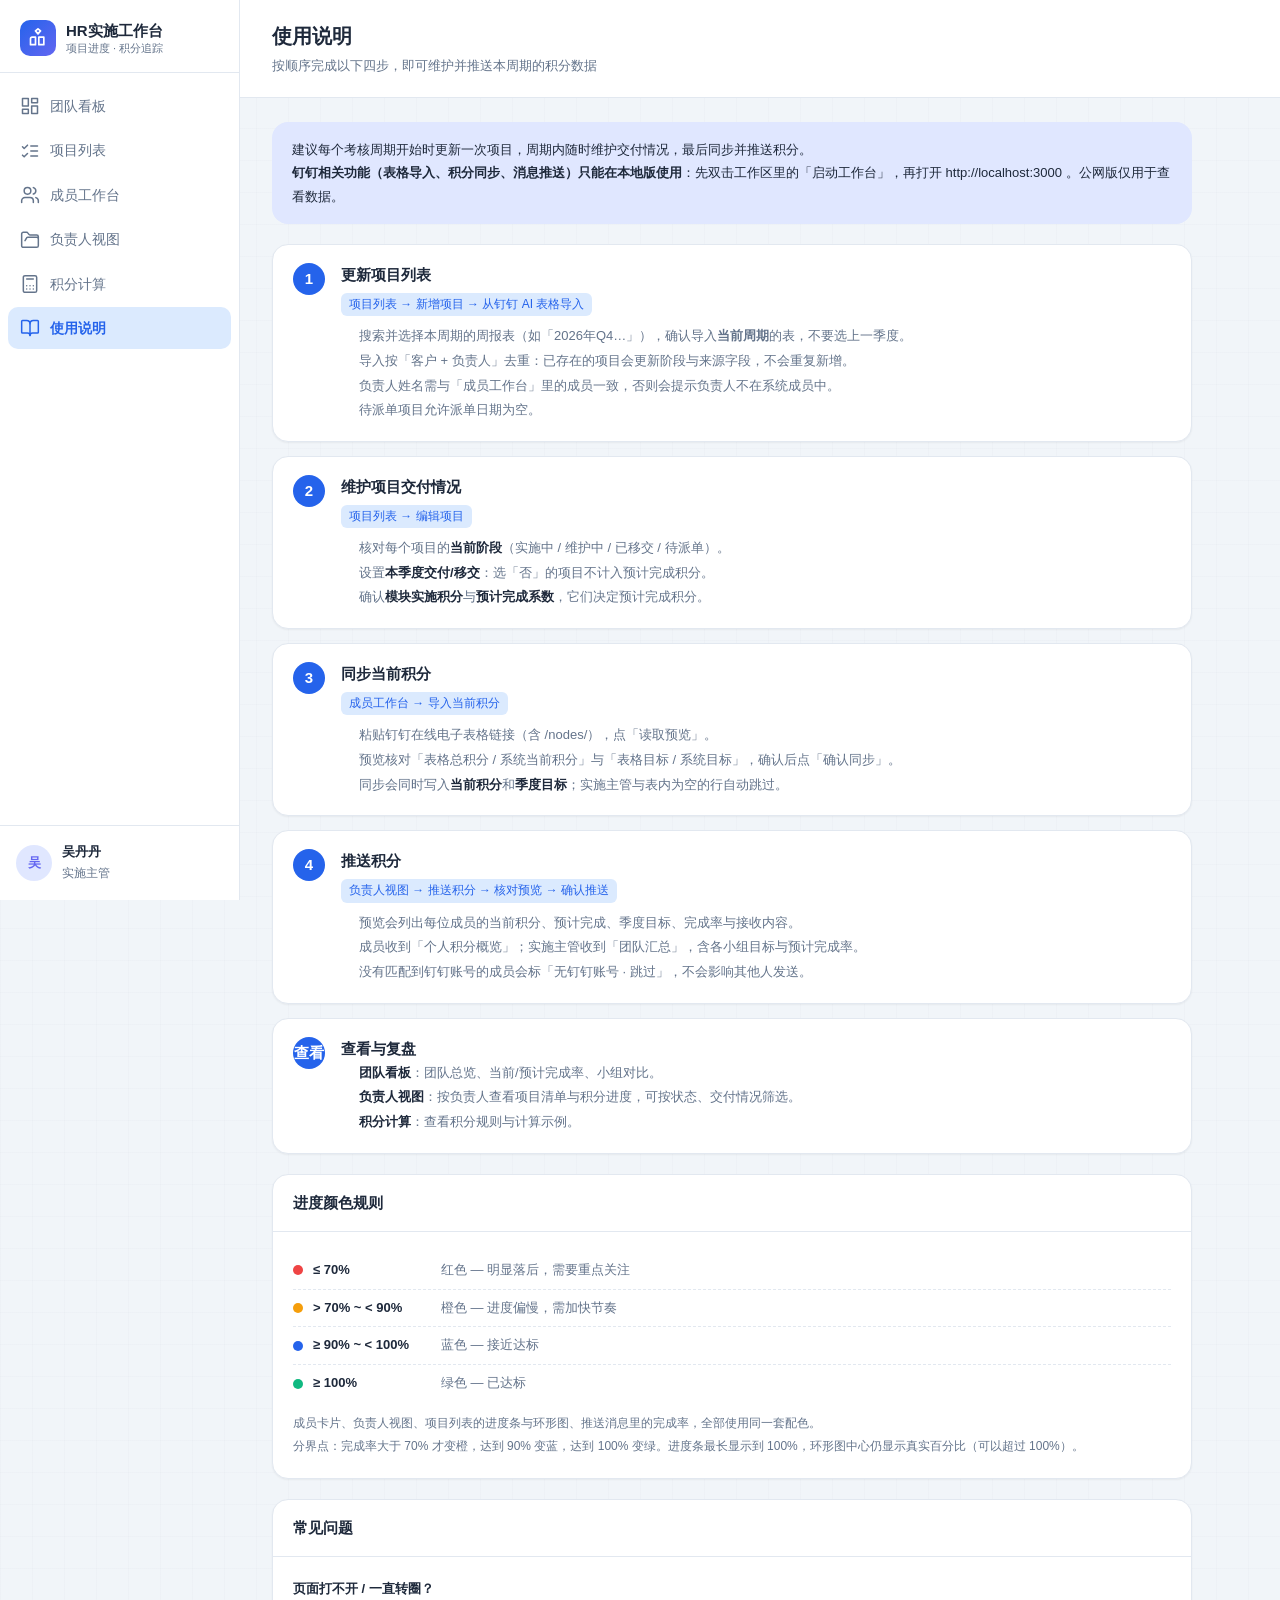
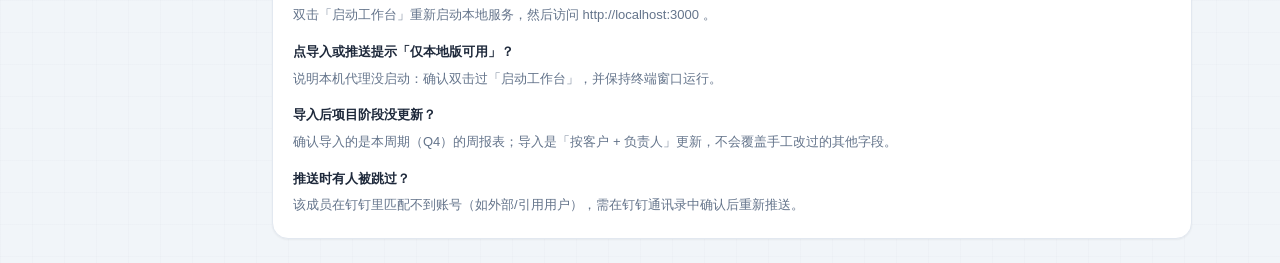
<file: guide.html>
<!DOCTYPE html>
<html lang="zh-CN">
<head>
  <meta charset="UTF-8">
  <meta name="viewport" content="width=device-width, initial-scale=1.0">
  <title>使用说明 — HR实施工作台</title>
  <link rel="stylesheet" href="styles.css">
  <style>
    .guide-wrap { max-width: 920px; }
    .guide-intro {
      background: var(--info-light);
      color: var(--text);
      border-radius: var(--radius-lg);
      padding: 16px 20px;
      font-size: 13px;
      line-height: 1.8;
      margin-bottom: 20px;
    }
    .step {
      display: flex; gap: 16px;
      background: var(--surface);
      border: 1px solid var(--border);
      border-radius: var(--radius-lg);
      box-shadow: var(--shadow-sm);
      padding: 18px 20px;
      margin-bottom: 14px;
    }
    .step-no {
      flex-shrink: 0;
      width: 32px; height: 32px;
      border-radius: 50%;
      background: var(--primary);
      color: #fff;
      display: flex; align-items: center; justify-content: center;
      font-size: 15px; font-weight: 700;
    }
    .step-title { font-size: 15px; font-weight: 600; color: var(--text); }
    .step-path {
      display: inline-block; margin: 6px 0 8px;
      font-size: 12px; color: var(--primary);
      background: var(--primary-light);
      border-radius: 6px; padding: 2px 8px;
    }
    .step-body { font-size: 13px; color: var(--text-sub); line-height: 1.9; }
    .step-body ul { margin: 0; padding-left: 18px; }
    .step-body strong { color: var(--text); font-weight: 600; }
    .legend-row {
      display: flex; align-items: center; gap: 10px;
      padding: 8px 0; font-size: 13px; color: var(--text-sub);
      border-bottom: 1px dashed var(--border);
    }
    .legend-row:last-of-type { border-bottom: none; }
    .legend-dot { width: 10px; height: 10px; border-radius: 50%; flex-shrink: 0; }
    .legend-range { color: var(--text); font-weight: 600; min-width: 118px; }
    .legend-note { font-size: 12px; color: var(--text-sub); line-height: 1.9; margin: 10px 0 0; }
    .faq { font-size: 13px; color: var(--text-sub); line-height: 1.9; }
    .faq dt { color: var(--text); font-weight: 600; margin-top: 12px; }
    .faq dt:first-child { margin-top: 0; }
    .faq dd { margin: 2px 0 0; }
  </style>
</head>
<body data-page="guide">
  <aside class="app-nav">
    <div class="nav-brand">
      <div class="nav-brand-icon">
        <svg xmlns="http://www.w3.org/2000/svg" width="20" height="20" viewBox="0 0 24 24" fill="none" stroke="white" stroke-width="2" stroke-linecap="round" stroke-linejoin="round"><path d="M9 11H5a2 2 0 0 0-2 2v7h6V11Z"/><path d="M19 11h-6v9h6v-9Z"/><path d="M15 3.5 12 7l-3-3.5L12 1l3 2.5Z"/></svg>
      </div>
      <div class="nav-brand-text">HR实施工作台<small>项目进度 · 积分追踪</small></div>
    </div>
    <nav class="nav-items">
      <a href="index.html" data-nav="dashboard">团队看板</a>
      <a href="projects.html" data-nav="projects">项目列表</a>
      <a href="members.html" data-nav="members">成员工作台</a>
      <a href="owner-view.html" data-nav="owner">负责人视图</a>
      <a href="calculation.html" data-nav="calculation">积分计算</a>
      <a href="guide.html" data-nav="guide">使用说明</a>
    </nav>
    <div class="nav-footer">
      <div class="nav-footer-avatar">吴</div>
      <div class="nav-footer-info"><strong>吴丹丹</strong><span>实施主管</span></div>
    </div>
  </aside>

  <main class="app-content">
    <div class="page-header">
      <div class="page-header-left">
        <h1>使用说明</h1>
        <p>按顺序完成以下四步，即可维护并推送本周期的积分数据</p>
      </div>
    </div>

    <div class="page-body">
      <div class="guide-wrap">
        <div class="guide-intro">
          建议每个考核周期开始时更新一次项目，周期内随时维护交付情况，最后同步并推送积分。<br>
          <strong>钉钉相关功能（表格导入、积分同步、消息推送）只能在本地版使用</strong>：先双击工作区里的「启动工作台」，再打开 http://localhost:3000 。公网版仅用于查看数据。
        </div>

        <div class="step">
          <div class="step-no">1</div>
          <div>
            <div class="step-title">更新项目列表</div>
            <span class="step-path">项目列表 → 新增项目 → 从钉钉 AI 表格导入</span>
            <div class="step-body">
              <ul>
                <li>搜索并选择本周期的周报表（如「2026年Q4…」），确认导入<b>当前周期</b>的表，不要选上一季度。</li>
                <li>导入按「客户 + 负责人」去重：已存在的项目会更新阶段与来源字段，不会重复新增。</li>
                <li>负责人姓名需与「成员工作台」里的成员一致，否则会提示负责人不在系统成员中。</li>
                <li>待派单项目允许派单日期为空。</li>
              </ul>
            </div>
          </div>
        </div>

        <div class="step">
          <div class="step-no">2</div>
          <div>
            <div class="step-title">维护项目交付情况</div>
            <span class="step-path">项目列表 → 编辑项目</span>
            <div class="step-body">
              <ul>
                <li>核对每个项目的<strong>当前阶段</strong>（实施中 / 维护中 / 已移交 / 待派单）。</li>
                <li>设置<strong>本季度交付/移交</strong>：选「否」的项目不计入预计完成积分。</li>
                <li>确认<strong>模块实施积分</strong>与<strong>预计完成系数</strong>，它们决定预计完成积分。</li>
              </ul>
            </div>
          </div>
        </div>

        <div class="step">
          <div class="step-no">3</div>
          <div>
            <div class="step-title">同步当前积分</div>
            <span class="step-path">成员工作台 → 导入当前积分</span>
            <div class="step-body">
              <ul>
                <li>粘贴钉钉在线电子表格链接（含 /nodes/），点「读取预览」。</li>
                <li>预览核对「表格总积分 / 系统当前积分」与「表格目标 / 系统目标」，确认后点「确认同步」。</li>
                <li>同步会同时写入<strong>当前积分</strong>和<strong>季度目标</strong>；实施主管与表内为空的行自动跳过。</li>
              </ul>
            </div>
          </div>
        </div>

        <div class="step">
          <div class="step-no">4</div>
          <div>
            <div class="step-title">推送积分</div>
            <span class="step-path">负责人视图 → 推送积分 → 核对预览 → 确认推送</span>
            <div class="step-body">
              <ul>
                <li>预览会列出每位成员的当前积分、预计完成、季度目标、完成率与接收内容。</li>
                <li>成员收到「个人积分概览」；实施主管收到「团队汇总」，含各小组目标与预计完成率。</li>
                <li>没有匹配到钉钉账号的成员会标「无钉钉账号 · 跳过」，不会影响其他人发送。</li>
              </ul>
            </div>
          </div>
        </div>

        <div class="step">
          <div class="step-no">查看</div>
          <div>
            <div class="step-title">查看与复盘</div>
            <div class="step-body">
              <ul>
                <li><strong>团队看板</strong>：团队总览、当前/预计完成率、小组对比。</li>
                <li><strong>负责人视图</strong>：按负责人查看项目清单与积分进度，可按状态、交付情况筛选。</li>
                <li><strong>积分计算</strong>：查看积分规则与计算示例。</li>
              </ul>
            </div>
          </div>
        </div>

        <div class="card" style="margin-top: 20px;">
          <div class="card-header"><h3>进度颜色规则</h3></div>
          <div class="card-body">
            <div class="legend-row">
              <span class="legend-dot" style="background:#EF4444;"></span>
              <span class="legend-range">≤ 70%</span>
              <span>红色 — 明显落后，需要重点关注</span>
            </div>
            <div class="legend-row">
              <span class="legend-dot" style="background:#F59E0B;"></span>
              <span class="legend-range">&gt; 70% ~ &lt; 90%</span>
              <span>橙色 — 进度偏慢，需加快节奏</span>
            </div>
            <div class="legend-row">
              <span class="legend-dot" style="background:#2563EB;"></span>
              <span class="legend-range">≥ 90% ~ &lt; 100%</span>
              <span>蓝色 — 接近达标</span>
            </div>
            <div class="legend-row">
              <span class="legend-dot" style="background:#10B981;"></span>
              <span class="legend-range">≥ 100%</span>
              <span>绿色 — 已达标</span>
            </div>
            <p class="legend-note">
              成员卡片、负责人视图、项目列表的进度条与环形图、推送消息里的完成率，全部使用同一套配色。<br>
              分界点：完成率大于 70% 才变橙，达到 90% 变蓝，达到 100% 变绿。进度条最长显示到 100%，环形图中心仍显示真实百分比（可以超过 100%）。
            </p>
          </div>
        </div>

        <div class="card" style="margin-top: 20px;">
          <div class="card-header"><h3>常见问题</h3></div>
          <div class="card-body">
            <dl class="faq">
              <dt>页面打不开 / 一直转圈？</dt>
              <dd>双击「启动工作台」重新启动本地服务，然后访问 http://localhost:3000 。</dd>
              <dt>点导入或推送提示「仅本地版可用」？</dt>
              <dd>说明本机代理没启动：确认双击过「启动工作台」，并保持终端窗口运行。</dd>
              <dt>导入后项目阶段没更新？</dt>
              <dd>确认导入的是本周期（Q4）的周报表；导入是「按客户 + 负责人」更新，不会覆盖手工改过的其他字段。</dd>
              <dt>推送时有人被跳过？</dt>
              <dd>该成员在钉钉里匹配不到账号（如外部/引用用户），需在钉钉通讯录中确认后重新推送。</dd>
            </dl>
          </div>
        </div>
      </div>
    </div>
  </main>

  <script src="components.js?v=8"></script>
</body>
</html>
</file>
<file: styles.css>
/* ========== Design Tokens ========== */
:root {
  --primary: #2563EB;
  --primary-hover: #1D4ED8;
  --primary-light: #DBEAFE;
  --bg: #F1F5F9;
  --surface: #FFFFFF;
  --surface-alt: #F8FAFC;
  --border: #E2E8F0;
  --border-strong: #CBD5E1;
  --text: #1E293B;
  --text-sub: #64748B;
  --text-muted: #94A3B8;
  --success: #10B981;
  --success-light: #D1FAE5;
  --warning: #F59E0B;
  --warning-light: #FEF3C7;
  --danger: #EF4444;
  --danger-light: #FEE2E2;
  --info: #6366F1;
  --info-light: #E0E7FF;

  --sidebar-w: 240px;
  --radius-sm: 6px;
  --radius-md: 10px;
  --radius-lg: 16px;
  --shadow-sm: 0 1px 2px rgba(0,0,0,.05);
  --shadow-md: 0 4px 6px -1px rgba(0,0,0,.08);
  --shadow-lg: 0 10px 15px -3px rgba(0,0,0,.1);

  --font: "Noto Sans CJK SC", "PingFang SC", "Microsoft YaHei", sans-serif;
  --font-mono: "JetBrains Mono", "Fira Code", "Cascadia Code", monospace;
}

/* ========== Reset ========== */
* { margin: 0; padding: 0; box-sizing: border-box; }
html { font-size: 14px; }
body {
  font-family: var(--font);
  background: var(--bg);
  background-image:
    linear-gradient(rgba(148,163,184,.04) 1px, transparent 1px),
    linear-gradient(90deg, rgba(148,163,184,.04) 1px, transparent 1px);
  background-size: 32px 32px;
  color: var(--text);
  line-height: 1.6;
  min-height: 100vh;
}
a { text-decoration: none; color: inherit; }
ul { list-style: none; }
table { border-collapse: collapse; width: 100%; }

/* ========== App Shell ========== */
.app-nav {
  position: fixed;
  inset: 0 auto 0 0;
  width: var(--sidebar-w);
  background: var(--surface);
  border-right: 1px solid var(--border);
  display: flex;
  flex-direction: column;
  z-index: 100;
}
.nav-brand {
  padding: 20px 20px 16px;
  display: flex;
  align-items: center;
  gap: 10px;
  border-bottom: 1px solid var(--border);
}
.nav-brand-icon {
  width: 36px; height: 36px;
  border-radius: var(--radius-md);
  background: linear-gradient(135deg, var(--primary), var(--info));
  display: flex; align-items: center; justify-content: center;
  color: #fff;
  flex-shrink: 0;
}
.nav-brand-text { font-size: 15px; font-weight: 700; color: var(--text); line-height: 1.3; }
.nav-brand-text small { font-size: 11px; font-weight: 400; color: var(--text-sub); display: block; }

.nav-items { padding: 12px 8px; flex: 1; overflow-y: auto; }
.nav-items a {
  display: flex;
  align-items: center;
  gap: 10px;
  padding: 10px 12px;
  border-radius: var(--radius-md);
  font-size: 14px;
  font-weight: 500;
  color: var(--text-sub);
  transition: all .2s ease;
  margin-bottom: 2px;
}
.nav-items a:hover {
  background: var(--surface-alt);
  color: var(--text);
}
.nav-items a.active {
  background: var(--primary-light);
  color: var(--primary);
  font-weight: 600;
}
.nav-items a svg { width: 20px; height: 20px; flex-shrink: 0; }

.nav-footer {
  padding: 16px;
  border-top: 1px solid var(--border);
  display: flex;
  align-items: center;
  gap: 10px;
}
.nav-footer-avatar {
  width: 36px; height: 36px;
  border-radius: 50%;
  background: var(--info-light);
  color: var(--info);
  display: flex; align-items: center; justify-content: center;
  font-size: 13px; font-weight: 700;
  flex-shrink: 0;
}
.nav-footer-info { font-size: 13px; }
.nav-footer-info strong { display: block; color: var(--text); }
.nav-footer-info span { color: var(--text-sub); font-size: 12px; }

.app-content {
  margin-left: var(--sidebar-w);
  min-height: 100vh;
  display: flex;
  flex-direction: column;
}

/* ========== Page Header ========== */
.page-header {
  background: var(--surface);
  border-bottom: 1px solid var(--border);
  padding: 20px 32px;
  display: flex;
  align-items: center;
  justify-content: space-between;
  flex-wrap: wrap;
  gap: 16px;
}
.page-header-left h1 { font-size: 20px; font-weight: 700; color: var(--text); }
.page-header-left p { font-size: 13px; color: var(--text-sub); margin-top: 4px; }
.page-header-actions { display: flex; align-items: center; gap: 10px; }

/* ========== Page Body ========== */
.page-body { padding: 24px 32px; flex: 1; }

/* ========== Buttons ========== */
.btn {
  display: inline-flex;
  align-items: center;
  gap: 6px;
  padding: 8px 16px;
  border-radius: var(--radius-md);
  font-size: 14px;
  font-weight: 500;
  border: 1px solid transparent;
  cursor: pointer;
  transition: all .2s ease;
  font-family: inherit;
  white-space: nowrap;
}
.btn svg { width: 16px; height: 16px; }
.btn-primary { background: var(--primary); color: #fff; }
.btn-primary:hover { background: var(--primary-hover); }
.btn-ghost { background: transparent; border-color: var(--border-strong); color: var(--text-sub); }
.btn-ghost:hover { background: var(--surface-alt); color: var(--text); }
.btn-sm { padding: 5px 10px; font-size: 12px; }

/* ========== Cards ========== */
.card {
  background: var(--surface);
  border-radius: var(--radius-lg);
  border: 1px solid var(--border);
  box-shadow: var(--shadow-sm);
  overflow: hidden;
}
.card-header {
  padding: 16px 20px;
  border-bottom: 1px solid var(--border);
  display: flex;
  align-items: center;
  justify-content: space-between;
}
.card-header h3 { font-size: 15px; font-weight: 600; color: var(--text); }
.card-header .card-sub { font-size: 12px; color: var(--text-sub); }
.card-body { padding: 20px; }

/* ========== KPI Card ========== */
.kpi-card {
  background: var(--surface);
  border-radius: var(--radius-lg);
  border: 1px solid var(--border);
  padding: 20px;
  box-shadow: var(--shadow-sm);
  position: relative;
  overflow: hidden;
}
.kpi-card::before {
  content: '';
  position: absolute;
  top: 0; left: 0; right: 0;
  height: 3px;
  background: var(--primary);
}
.kpi-card.success::before { background: var(--success); }
.kpi-card.warning::before { background: var(--warning); }
.kpi-card.info::before { background: var(--info); }
.kpi-label { font-size: 13px; color: var(--text-sub); margin-bottom: 8px; display: flex; align-items: center; gap: 6px; }
.kpi-label svg { width: 16px; height: 16px; }
.kpi-value { font-size: 28px; font-weight: 700; color: var(--text); line-height: 1.2; }
.kpi-value small { font-size: 14px; font-weight: 400; color: var(--text-sub); }
.kpi-trend { font-size: 12px; margin-top: 8px; display: flex; align-items: center; gap: 4px; }
.kpi-trend.up { color: var(--success); }
.kpi-trend.down { color: var(--danger); }
.kpi-trend svg { width: 14px; height: 14px; }

/* ========== Progress Bar ========== */
.progress-bar {
  width: 100%;
  height: 8px;
  background: var(--border);
  border-radius: 4px;
  overflow: hidden;
  position: relative;
}
.progress-bar-fill {
  height: 100%;
  border-radius: 4px;
  background: var(--primary);
  transition: width .4s ease;
}
.progress-bar-fill.success { background: var(--success); }
.progress-bar-fill.warning { background: var(--warning); }
.progress-bar-fill.danger { background: var(--danger); }

/* Progress Ring (SVG) */
.progress-ring { transform: rotate(-90deg); }
.progress-ring-bg { fill: none; stroke: var(--border); stroke-width: 8; }
.progress-ring-fg { fill: none; stroke-width: 8; stroke-linecap: round; transition: stroke-dashoffset .6s ease; }

/* ========== Tag / Badge ========== */
.tag {
  display: inline-flex;
  align-items: center;
  gap: 4px;
  padding: 3px 10px;
  border-radius: 20px;
  font-size: 12px;
  font-weight: 500;
}
.tag svg { width: 12px; height: 12px; }
.tag-success { background: var(--success-light); color: #065F46; }
.tag-warning { background: var(--warning-light); color: #92400E; }
.tag-danger { background: var(--danger-light); color: #991B1B; }
.tag-info { background: var(--info-light); color: #3730A3; }
.tag-neutral { background: var(--surface-alt); color: var(--text-sub); border: 1px solid var(--border); }

/* ========== Table ========== */
.data-table { width: 100%; font-size: 14px; }
.data-table th {
  text-align: left;
  padding: 12px 16px;
  font-weight: 600;
  color: var(--text-sub);
  font-size: 13px;
  border-bottom: 1px solid var(--border);
  white-space: nowrap;
}
.data-table td {
  padding: 12px 16px;
  border-bottom: 1px solid var(--border);
  color: var(--text);
}
.data-table tbody tr:hover { background: var(--surface-alt); }
.data-table .col-right { text-align: right; }
.data-table .col-center { text-align: center; }

/* ========== Avatar ========== */
.avatar {
  width: 32px; height: 32px;
  border-radius: 50%;
  display: inline-flex;
  align-items: center;
  justify-content: center;
  font-size: 12px;
  font-weight: 700;
  flex-shrink: 0;
}
.avatar-sm { width: 24px; height: 24px; font-size: 10px; }
.avatar-lg { width: 48px; height: 48px; font-size: 18px; }

/* ========== Grid Layouts ========== */
.grid { display: grid; gap: 20px; }
.grid-2 { grid-template-columns: repeat(2, 1fr); }
.grid-3 { grid-template-columns: repeat(3, 1fr); }
.grid-4 { grid-template-columns: repeat(4, 1fr); }
.grid-5 { grid-template-columns: repeat(5, 1fr); }
@media (max-width: 1200px) {
  .grid-4 { grid-template-columns: repeat(2, 1fr); }
  .grid-5 { grid-template-columns: repeat(3, 1fr); }
}
@media (max-width: 768px) {
  .grid-2, .grid-3, .grid-4, .grid-5 { grid-template-columns: 1fr; }
}

/* ========== Member Card ========== */
.member-card {
  background: var(--surface);
  border-radius: var(--radius-lg);
  border: 1px solid var(--border);
  padding: 20px;
  box-shadow: var(--shadow-sm);
}
.member-card-header {
  display: flex;
  align-items: center;
  gap: 12px;
  margin-bottom: 16px;
}
.member-card-name { font-size: 16px; font-weight: 600; color: var(--text); }
.member-card-role { font-size: 12px; color: var(--text-sub); }
.member-card-stats {
  display: flex;
  gap: 16px;
  margin-bottom: 12px;
}
.member-stat { flex: 1; }
.member-stat-label { font-size: 11px; color: var(--text-sub); }
.member-stat-value { font-size: 18px; font-weight: 700; color: var(--text); }

/* ========== Bar Chart (CSS) ========== */
.bar-chart { display: flex; align-items: flex-end; gap: 12px; height: 200px; padding: 0 8px; }
.bar-item { flex: 1; display: flex; flex-direction: column; align-items: center; gap: 6px; height: 100%; justify-content: flex-end; }
.bar { width: 100%; max-width: 48px; border-radius: 6px 6px 0 0; transition: height .4s ease; position: relative; }
.bar-label { font-size: 11px; color: var(--text-sub); text-align: center; white-space: nowrap; }
.bar-value { font-size: 11px; font-weight: 600; color: var(--text); }

/* ========== Donut Chart (SVG) ========== */
.donut-container { display: flex; align-items: center; gap: 24px; }
.donut-svg { transform: rotate(-90deg); }
.donut-center {
  position: absolute;
  top: 50%; left: 50%;
  transform: translate(-50%, -50%);
  text-align: center;
}
.donut-center-value { font-size: 24px; font-weight: 700; color: var(--text); }
.donut-center-label { font-size: 11px; color: var(--text-sub); }
.donut-legend { display: flex; flex-direction: column; gap: 8px; }
.donut-legend-item { display: flex; align-items: center; gap: 8px; font-size: 13px; }
.donut-legend-dot { width: 10px; height: 10px; border-radius: 50%; flex-shrink: 0; }

/* ========== Tabs ========== */
.tabs { display: flex; gap: 4px; border-bottom: 1px solid var(--border); margin-bottom: 20px; }
.tab {
  padding: 10px 16px;
  font-size: 14px;
  font-weight: 500;
  color: var(--text-sub);
  cursor: pointer;
  border-bottom: 2px solid transparent;
  transition: all .2s ease;
  border-radius: var(--radius-sm) var(--radius-sm) 0 0;
}
.tab:hover { color: var(--text); }
.tab.active { color: var(--primary); border-bottom-color: var(--primary); font-weight: 600; }

/* ========== Filter Bar ========== */
.filter-bar {
  display: flex;
  align-items: center;
  gap: 12px;
  flex-wrap: wrap;
  margin-bottom: 20px;
}
.filter-select {
  padding: 7px 12px;
  border-radius: var(--radius-md);
  border: 1px solid var(--border-strong);
  font-size: 13px;
  background: var(--surface);
  color: var(--text);
  cursor: pointer;
  font-family: inherit;
}
.filter-select:focus { outline: none; border-color: var(--primary); }

/* ========== Modal ========== */
.modal-overlay {
  position: fixed;
  inset: 0;
  background: rgba(0,0,0,.4);
  display: none;
  align-items: center;
  justify-content: center;
  z-index: 200;
  padding: 20px;
}
.modal-overlay.show { display: flex; }
.modal {
  background: var(--surface);
  border-radius: var(--radius-lg);
  box-shadow: var(--shadow-lg);
  width: 100%;
  max-width: 600px;
  max-height: 80vh;
  overflow-y: auto;
}
.modal-header {
  padding: 16px 20px;
  border-bottom: 1px solid var(--border);
  display: flex;
  align-items: center;
  justify-content: space-between;
}
.modal-header h3 { font-size: 16px; font-weight: 600; }
.modal-body { padding: 20px; }
.modal-footer { padding: 16px 20px; border-top: 1px solid var(--border); display: flex; justify-content: flex-end; gap: 10px; }
.modal-close {
  background: transparent;
  border: none;
  cursor: pointer;
  padding: 4px;
  color: var(--text-sub);
}
.modal-close:hover { color: var(--text); }
.modal-close svg { width: 20px; height: 20px; }

/* ========== Toast ========== */
.toast {
  position: fixed;
  top: 24px;
  right: 24px;
  background: var(--surface);
  border-radius: var(--radius-md);
  box-shadow: var(--shadow-lg);
  padding: 12px 20px;
  display: flex;
  align-items: center;
  gap: 10px;
  font-size: 14px;
  z-index: 300;
  transform: translateX(400px);
  transition: transform .3s ease;
}
.toast.show { transform: translateX(0); }
.toast.success { border-left: 4px solid var(--success); }
.toast svg { width: 18px; height: 18px; }

/* ========== Timeline ========== */
.timeline { padding-left: 8px; }
.timeline-item { position: relative; padding-left: 24px; padding-bottom: 24px; }
.timeline-item:last-child { padding-bottom: 0; }
.timeline-item::before {
  content: '';
  position: absolute;
  left: 0; top: 4px;
  width: 12px; height: 12px;
  border-radius: 50%;
  background: var(--primary);
  border: 2px solid var(--surface);
  z-index: 1;
}
.timeline-item::after {
  content: '';
  position: absolute;
  left: 5px; top: 16px; bottom: 0;
  width: 2px;
  background: var(--border);
}
.timeline-item.success::before { background: var(--success); }
.timeline-item.warning::before { background: var(--warning); }
.timeline-item.danger::before { background: var(--danger); }
.timeline-title { font-size: 14px; font-weight: 600; color: var(--text); }
.timeline-date { font-size: 12px; color: var(--text-sub); }
.timeline-desc { font-size: 13px; color: var(--text-sub); margin-top: 4px; }

/* ========== Info Row ========== */
.info-row {
  display: flex;
  justify-content: space-between;
  align-items: center;
  padding: 10px 0;
  border-bottom: 1px solid var(--border);
  font-size: 14px;
}
.info-row:last-child { border-bottom: none; }
.info-row-label { color: var(--text-sub); }
.info-row-value { font-weight: 600; color: var(--text); }

/* ========== Formula Box ========== */
.formula-box {
  background: var(--surface-alt);
  border: 1px solid var(--border);
  border-radius: var(--radius-md);
  padding: 16px 20px;
  font-family: var(--font-mono);
  font-size: 13px;
  color: var(--text);
  line-height: 1.8;
}
.formula-box .var { color: var(--primary); font-weight: 600; }
.formula-box .op { color: var(--text-sub); }
.formula-box .result { color: var(--success); font-weight: 700; }

/* ========== Pagination ========== */
.pagination { display: flex; align-items: center; gap: 4px; justify-content: center; padding: 16px 0; }
.pagination button {
  padding: 6px 12px;
  border: 1px solid var(--border);
  background: var(--surface);
  border-radius: var(--radius-sm);
  font-size: 13px;
  cursor: pointer;
  color: var(--text-sub);
}
.pagination button:hover { background: var(--surface-alt); }
.pagination button.active { background: var(--primary); color: #fff; border-color: var(--primary); }
.pagination button:disabled { opacity: .4; cursor: not-allowed; }

/* ========== Page Load Animation ========== */
@keyframes fadeInUp {
  from { opacity: 0; transform: translateY(12px); }
  to { opacity: 1; transform: translateY(0); }
}
.fade-in { animation: fadeInUp .4s ease forwards; opacity: 0; }
.fade-in:nth-child(1) { animation-delay: .05s; }
.fade-in:nth-child(2) { animation-delay: .1s; }
.fade-in:nth-child(3) { animation-delay: .15s; }
.fade-in:nth-child(4) { animation-delay: .2s; }
.fade-in:nth-child(5) { animation-delay: .25s; }
.fade-in:nth-child(6) { animation-delay: .3s; }
.fade-in:nth-child(7) { animation-delay: .35s; }
.fade-in:nth-child(8) { animation-delay: .4s; }

/* ========== Responsive ========== */
@media (max-width: 768px) {
  .app-nav { transform: translateX(-100%); transition: transform .3s; }
  .app-nav.open { transform: translateX(0); }
  .app-content { margin-left: 0; }
  .page-body { padding: 16px; }
  .page-header { padding: 16px; }
  .bar-chart { height: 150px; }
}
</file>
